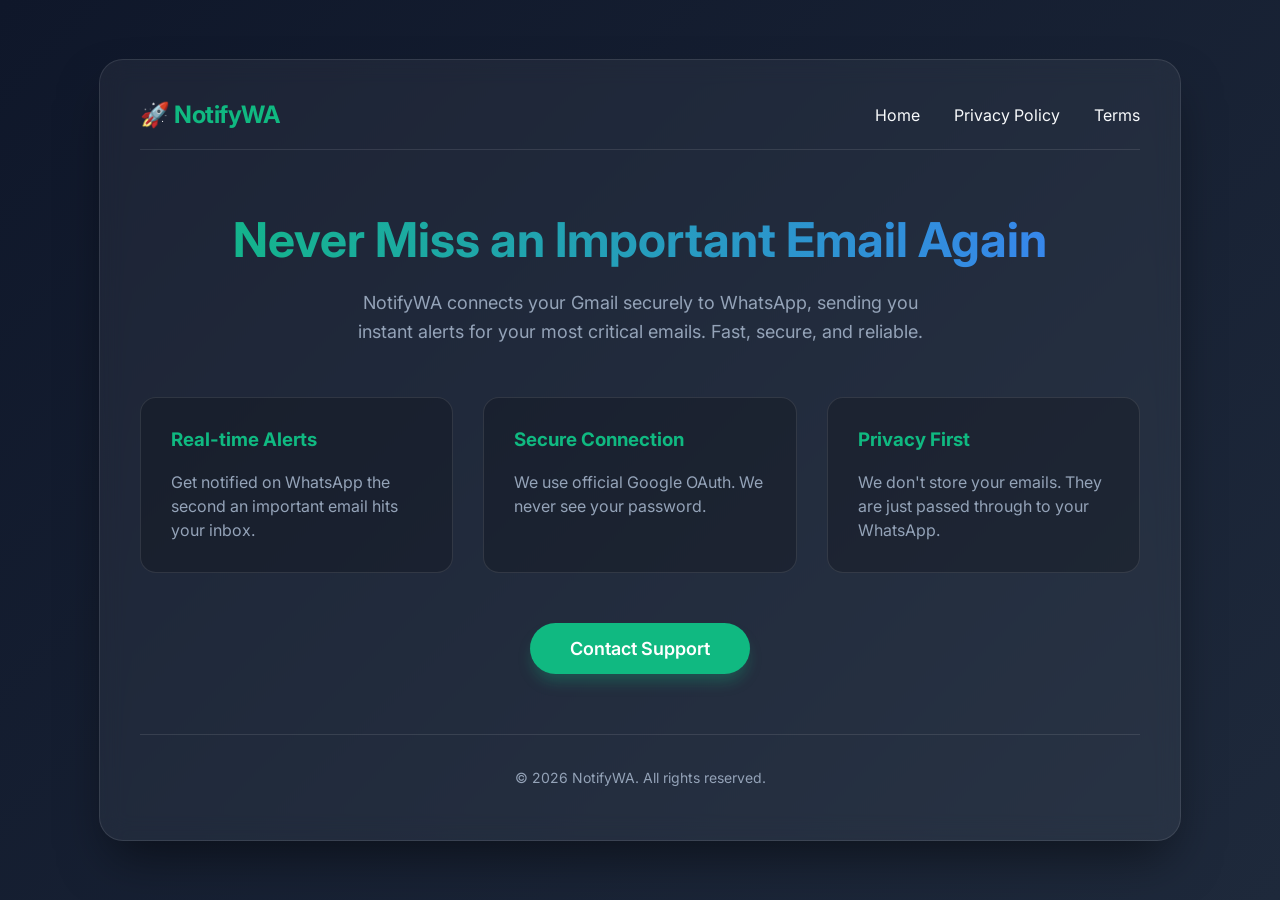
<file: index.html>
<!DOCTYPE html>
<html lang="en">
<head>
    <meta charset="UTF-8">
    <meta name="viewport" content="width=device-width, initial-scale=1.0">
    <title>NotifyWA - Gmail to WhatsApp Alerts</title>
    <meta name="description" content="Securely forward your important Gmail emails directly to your WhatsApp.">
    <link rel="stylesheet" href="styles.css">
    <link href="https://fonts.googleapis.com/css2?family=Inter:wght@300;400;600;700&display=swap" rel="stylesheet">
</head>
<body>
    <div class="glass-container">
        <header>
            <div class="logo">🚀 NotifyWA</div>
            <nav>
                <a href="index.html">Home</a>
                <a href="privacy.html">Privacy Policy</a>
                <a href="terms.html">Terms</a>
            </nav>
        </header>
        
        <main class="hero">
            <h1>Never Miss an Important Email Again</h1>
            <p>NotifyWA connects your Gmail securely to WhatsApp, sending you instant alerts for your most critical emails. Fast, secure, and reliable.</p>
            
            <div class="features">
                <div class="feature-card">
                    <h3>Real-time Alerts</h3>
                    <p>Get notified on WhatsApp the second an important email hits your inbox.</p>
                </div>
                <div class="feature-card">
                    <h3>Secure Connection</h3>
                    <p>We use official Google OAuth. We never see your password.</p>
                </div>
                <div class="feature-card">
                    <h3>Privacy First</h3>
                    <p>We don't store your emails. They are just passed through to your WhatsApp.</p>
                </div>
            </div>
            
            <a href="mailto:lakshan.bandara.dev@gmail.com" class="cta-button">Contact Support</a>
        </main>
        
        <footer>
            <p>&copy; 2026 NotifyWA. All rights reserved.</p>
        </footer>
    </div>
</body>
</html>
</file>
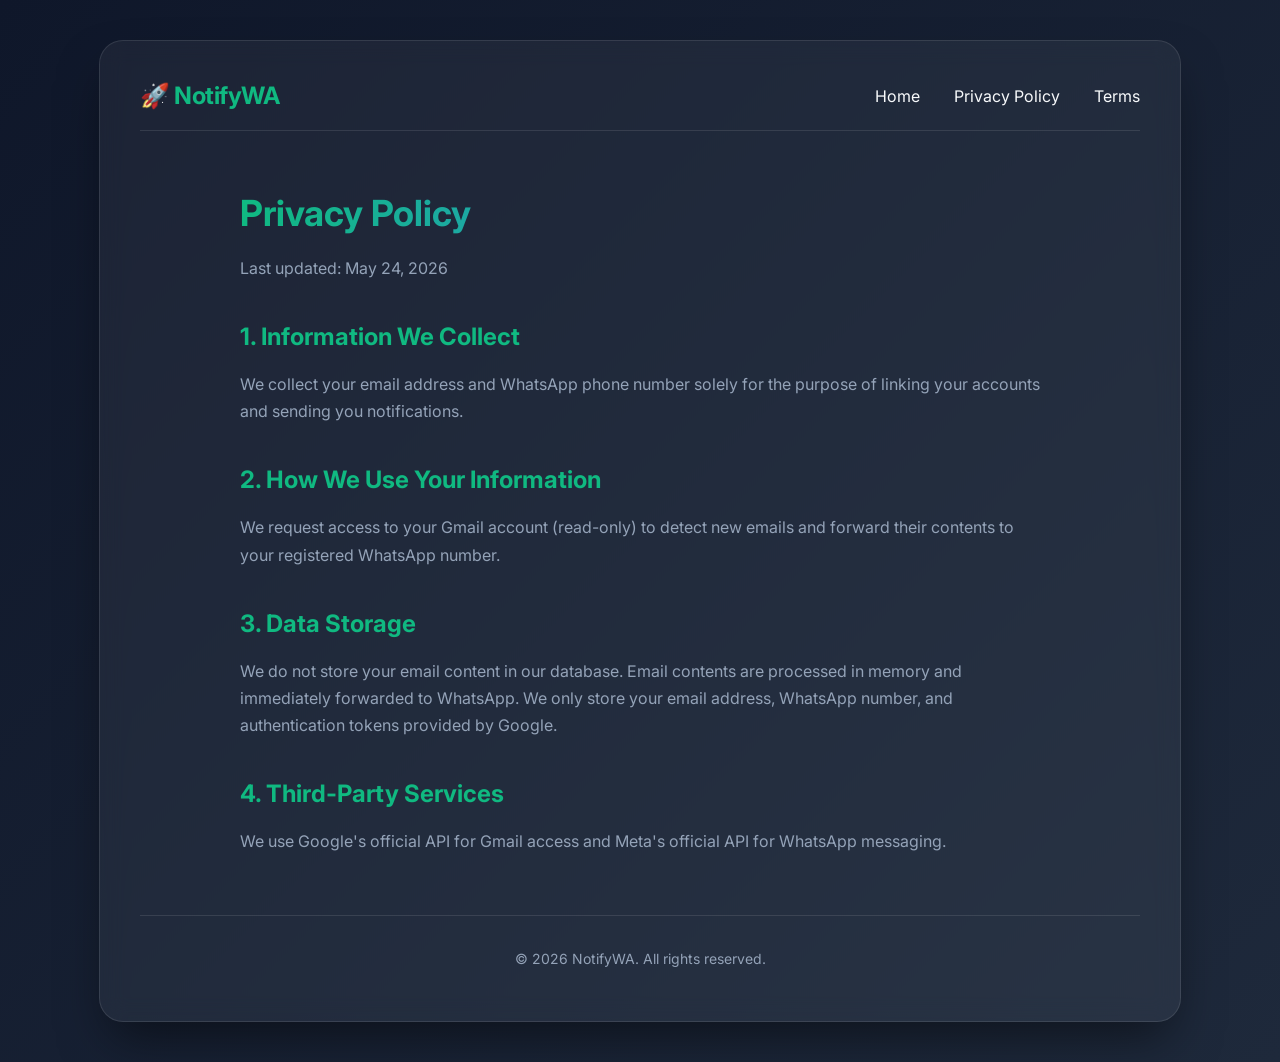
<file: privacy.html>
<!DOCTYPE html>
<html lang="en">
<head>
    <meta charset="UTF-8">
    <meta name="viewport" content="width=device-width, initial-scale=1.0">
    <title>Privacy Policy - NotifyWA</title>
    <link rel="stylesheet" href="styles.css">
    <link href="https://fonts.googleapis.com/css2?family=Inter:wght@300;400;600;700&display=swap" rel="stylesheet">
</head>
<body>
    <div class="glass-container">
        <header>
            <div class="logo">🚀 NotifyWA</div>
            <nav>
                <a href="index.html">Home</a>
                <a href="privacy.html">Privacy Policy</a>
                <a href="terms.html">Terms</a>
            </nav>
        </header>
        
        <main class="content-page">
            <h1>Privacy Policy</h1>
            <p>Last updated: May 24, 2026</p>
            
            <h2>1. Information We Collect</h2>
            <p>We collect your email address and WhatsApp phone number solely for the purpose of linking your accounts and sending you notifications.</p>
            
            <h2>2. How We Use Your Information</h2>
            <p>We request access to your Gmail account (read-only) to detect new emails and forward their contents to your registered WhatsApp number.</p>
            
            <h2>3. Data Storage</h2>
            <p>We do not store your email content in our database. Email contents are processed in memory and immediately forwarded to WhatsApp. We only store your email address, WhatsApp number, and authentication tokens provided by Google.</p>
            
            <h2>4. Third-Party Services</h2>
            <p>We use Google's official API for Gmail access and Meta's official API for WhatsApp messaging.</p>
        </main>
        
        <footer>
            <p>&copy; 2026 NotifyWA. All rights reserved.</p>
        </footer>
    </div>
</body>
</html>
</file>
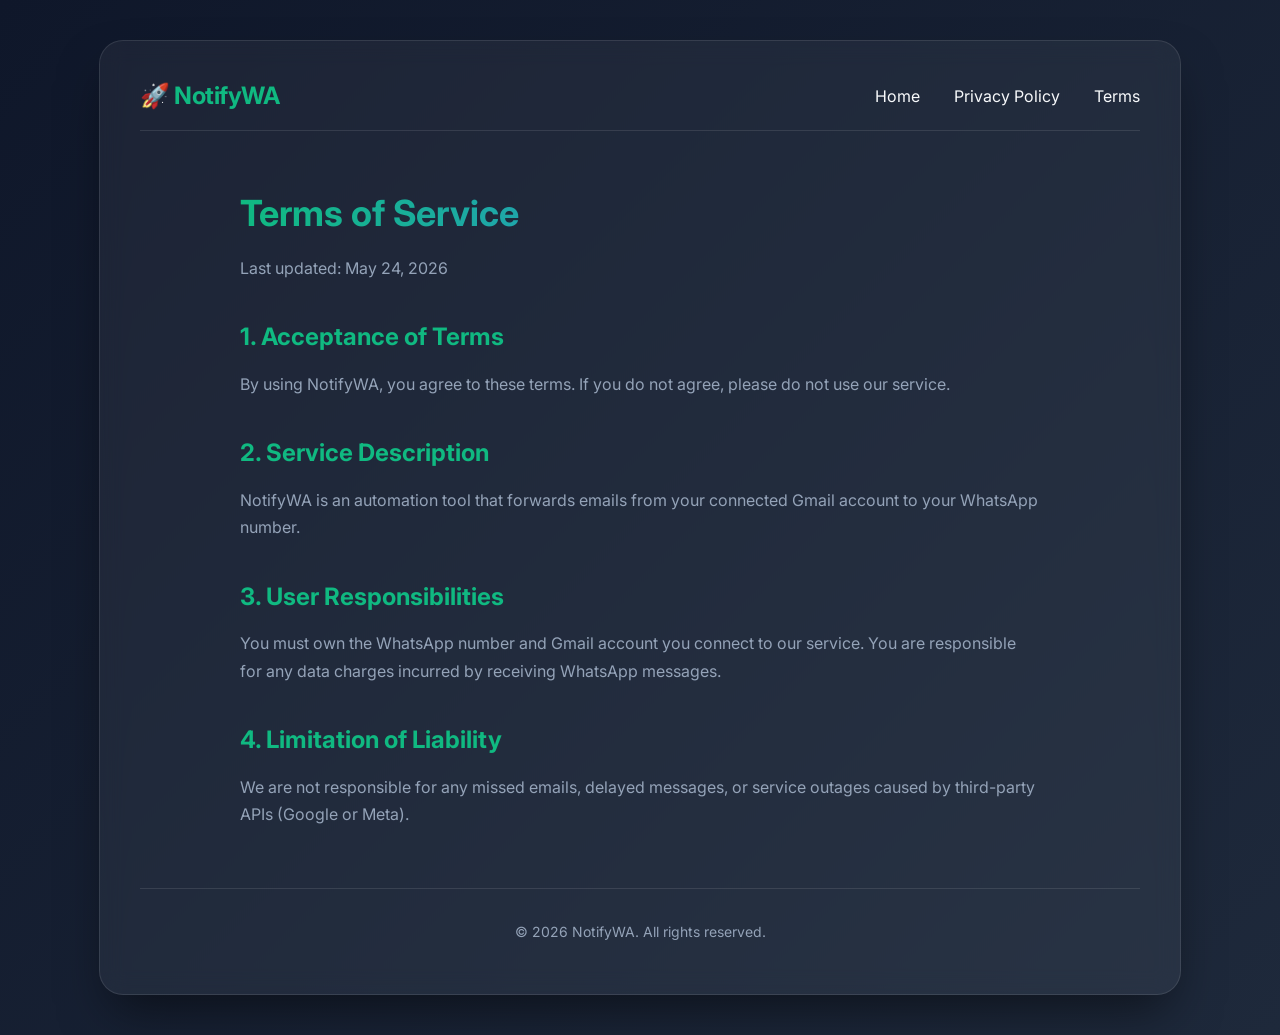
<file: terms.html>
<!DOCTYPE html>
<html lang="en">
<head>
    <meta charset="UTF-8">
    <meta name="viewport" content="width=device-width, initial-scale=1.0">
    <title>Terms of Service - NotifyWA</title>
    <link rel="stylesheet" href="styles.css">
    <link href="https://fonts.googleapis.com/css2?family=Inter:wght@300;400;600;700&display=swap" rel="stylesheet">
</head>
<body>
    <div class="glass-container">
        <header>
            <div class="logo">🚀 NotifyWA</div>
            <nav>
                <a href="index.html">Home</a>
                <a href="privacy.html">Privacy Policy</a>
                <a href="terms.html">Terms</a>
            </nav>
        </header>
        
        <main class="content-page">
            <h1>Terms of Service</h1>
            <p>Last updated: May 24, 2026</p>
            
            <h2>1. Acceptance of Terms</h2>
            <p>By using NotifyWA, you agree to these terms. If you do not agree, please do not use our service.</p>
            
            <h2>2. Service Description</h2>
            <p>NotifyWA is an automation tool that forwards emails from your connected Gmail account to your WhatsApp number.</p>
            
            <h2>3. User Responsibilities</h2>
            <p>You must own the WhatsApp number and Gmail account you connect to our service. You are responsible for any data charges incurred by receiving WhatsApp messages.</p>
            
            <h2>4. Limitation of Liability</h2>
            <p>We are not responsible for any missed emails, delayed messages, or service outages caused by third-party APIs (Google or Meta).</p>
        </main>
        
        <footer>
            <p>&copy; 2026 NotifyWA. All rights reserved.</p>
        </footer>
    </div>
</body>
</html>
</file>
<file: styles.css>
:root {
    --primary: #10b981;
    --bg-dark: #0f172a;
    --glass-bg: rgba(255, 255, 255, 0.05);
    --glass-border: rgba(255, 255, 255, 0.1);
    --text-main: #f8fafc;
    --text-muted: #94a3b8;
}

body {
    margin: 0;
    padding: 0;
    font-family: 'Inter', sans-serif;
    background: linear-gradient(135deg, #0f172a 0%, #1e293b 100%);
    color: var(--text-main);
    min-height: 100vh;
    display: flex;
    justify-content: center;
    align-items: center;
}

.glass-container {
    background: var(--glass-bg);
    backdrop-filter: blur(12px);
    -webkit-backdrop-filter: blur(12px);
    border: 1px solid var(--glass-border);
    border-radius: 24px;
    padding: 40px;
    width: 90%;
    max-width: 1000px;
    box-shadow: 0 25px 50px -12px rgba(0, 0, 0, 0.5);
    margin: 40px 0;
}

header {
    display: flex;
    justify-content: space-between;
    align-items: center;
    margin-bottom: 60px;
    border-bottom: 1px solid var(--glass-border);
    padding-bottom: 20px;
}

.logo {
    font-size: 24px;
    font-weight: 700;
    color: var(--primary);
    letter-spacing: -0.5px;
}

nav a {
    color: var(--text-main);
    text-decoration: none;
    margin-left: 30px;
    font-weight: 400;
    transition: color 0.3s ease;
}

nav a:hover {
    color: var(--primary);
}

.hero {
    text-align: center;
}

h1 {
    font-size: 48px;
    font-weight: 700;
    margin-bottom: 20px;
    background: linear-gradient(to right, #10b981, #3b82f6);
    -webkit-background-clip: text;
    -webkit-text-fill-color: transparent;
}

.hero > p {
    font-size: 18px;
    color: var(--text-muted);
    max-width: 600px;
    margin: 0 auto 50px auto;
    line-height: 1.6;
}

.features {
    display: grid;
    grid-template-columns: repeat(auto-fit, minmax(250px, 1fr));
    gap: 30px;
    margin-bottom: 50px;
    text-align: left;
}

.feature-card {
    background: rgba(0, 0, 0, 0.2);
    padding: 30px;
    border-radius: 16px;
    border: 1px solid var(--glass-border);
    transition: transform 0.3s ease, background 0.3s ease;
}

.feature-card:hover {
    transform: translateY(-5px);
    background: rgba(255, 255, 255, 0.05);
}

.feature-card h3 {
    margin-top: 0;
    color: var(--primary);
}

.feature-card p {
    color: var(--text-muted);
    line-height: 1.5;
    margin-bottom: 0;
}

.cta-button {
    display: inline-block;
    background: var(--primary);
    color: #fff;
    padding: 15px 40px;
    border-radius: 30px;
    text-decoration: none;
    font-weight: 600;
    font-size: 18px;
    transition: all 0.3s ease;
    box-shadow: 0 10px 15px -3px rgba(16, 185, 129, 0.3);
}

.cta-button:hover {
    background: #059669;
    transform: translateY(-2px);
    box-shadow: 0 15px 20px -3px rgba(16, 185, 129, 0.4);
}

.content-page {
    max-width: 800px;
    margin: 0 auto;
}

.content-page h1 {
    font-size: 36px;
    text-align: left;
}

.content-page h2 {
    color: var(--primary);
    margin-top: 40px;
}

.content-page p {
    color: var(--text-muted);
    line-height: 1.7;
}

footer {
    text-align: center;
    margin-top: 60px;
    padding-top: 20px;
    border-top: 1px solid var(--glass-border);
    color: var(--text-muted);
    font-size: 14px;
}
</file>
